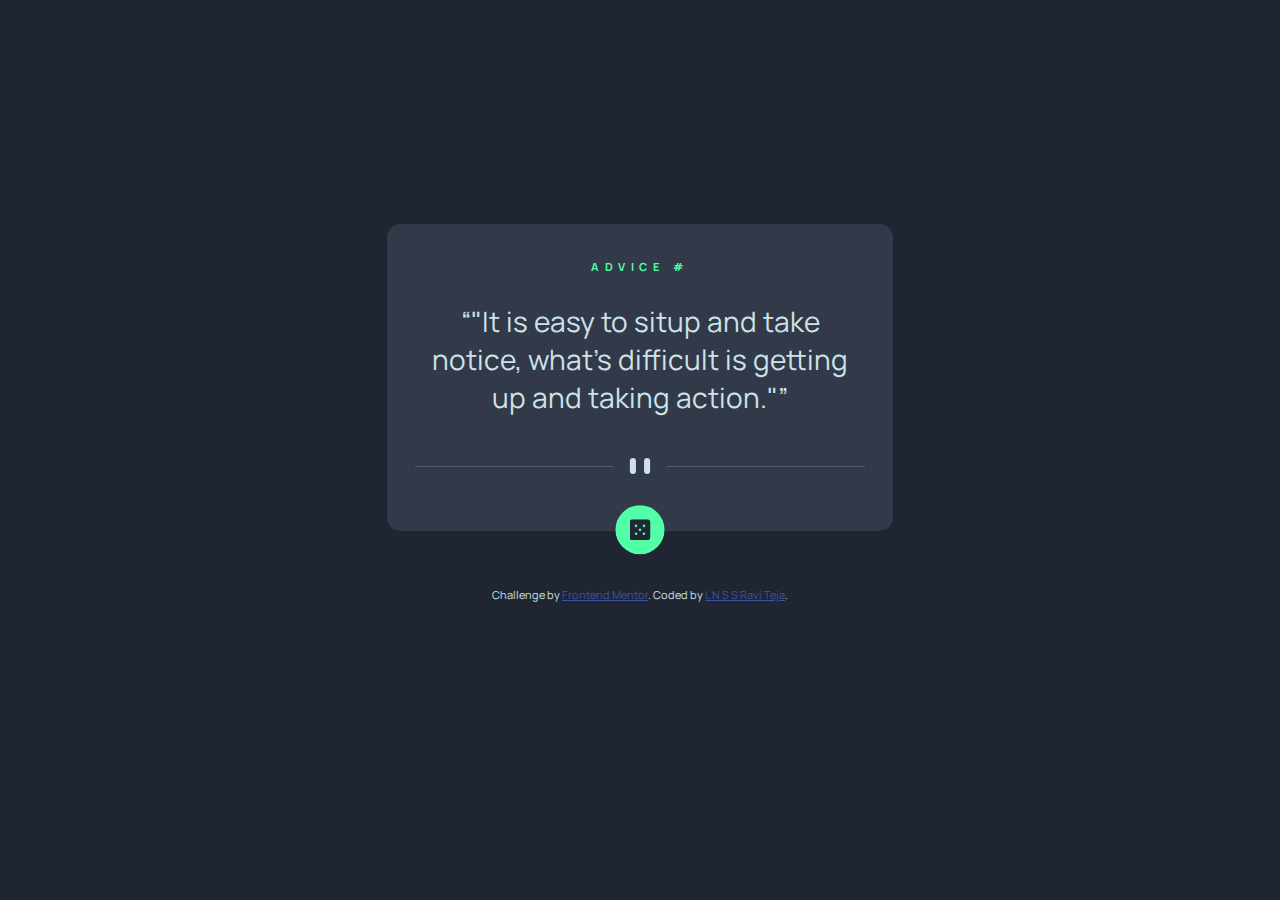
<file: advice-generator-app-main/index.html>
<!DOCTYPE html>
<html lang="en">
<head>
  <meta charset="UTF-8">
  <meta name="viewport" content="width=device-width, initial-scale=1.0"> <!-- displays site properly based on user's device -->

  <link rel="icon" type="image/png" sizes="32x32" href="./images/favicon-32x32.png">
  <link rel="stylesheet" href="https://fonts.googleapis.com/css?family=Manrope:800">
  
  <title>Frontend Mentor | Advice generator app</title>

  <!-- Feel free to remove these styles or customise in your own stylesheet 👍 -->
  <style>
    .attribution { font-size: 11px; text-align: center; margin-top: 2rem; color: var(--light-cyan);}
    .attribution a { color: hsl(228, 45%, 44%); }
    :root {
      /*### Primary*/
      --light-cyan: hsl(193, 38%, 86%);
      --neon-green: hsl(150, 100%, 66%);
      /*### Neutral*/
      --grayish-blue: hsl(217, 19%, 38%);
      --dark-grayish-blue: hsl(217, 19%, 24%);
      --dark-blue: hsl(218, 23%, 16%);
    }
    html {
      font-size: 28px;
      font-family: 'Manrope';
    }
    body {
      display: flex;
      justify-content: center;
      align-items: center;
      flex-direction: column;
      min-height: 90vh;
      background-color: var(--dark-blue);
    }
    .advice__card {
      background-color: var(--dark-grayish-blue);
      padding: 1rem 1rem 1.75rem 1rem;
      border-radius: 0.5rem;
      text-align: center;
      min-width: 300px;
      max-width: 450px;
      width: 50%;
      position: relative;
    }
    .advice__id {
      color: var(--neon-green);
      text-transform: uppercase;
      font-size: 0.4rem;
      letter-spacing: 0.2rem;
    }
    .advice {
      font-size: 1rem;
      color: var(--light-cyan);
      quotes: '\201c' '\201d'; 
    }
    .advice:before { 
      content: open-quote; 
    }
    .advice:after  { 
      content: close-quote; 
    }
    .pattern__divider {
      width: 100%;
    }
    .advice__generator {
      border: none;
      background-color: var(--neon-green);
      position: absolute;
      left: 50%;
      transform: translate(-50%, 125%);
      padding: 0;
      border-radius: 1rem;
    }
    .advice__generator:hover {
      box-shadow: 0 0 0.75rem var(--neon-green);
      cursor: pointer;
    }
    .icon__dice {
      height: 0.75rem;
      padding: 0.5rem;
      vertical-align: middle;
      display:block;
    }
    @media only screen and (max-width: 700px) {
      html {
        font-size: 21px;
      }
    }
  </style>
</head>
<body>
  <main class="advice__card">
    <h1 class="advice__id">Advice #<span id="adviceId"></span></h1><!-- Advice ID goes here -->
    <p class="advice" id="advice">"It is easy to situp and take notice, what's difficult is getting up and taking action."</p>
    <picture>
      <source srcset="./images/pattern-divider-desktop.svg" media="(max-width:695px)">
      <img src="./images/pattern-divider-desktop.svg" alt="patern-divider" class="pattern__divider">
    </picture>
    <button class="advice__generator" onclick="generateAdvice()">
      <img src="./images/icon-dice.svg" alt="icon-dice" class="icon__dice">
    </button>
  </main>
  <footer class="attribution">
    Challenge by <a href="https://www.frontendmentor.io?ref=challenge" target="_blank">Frontend Mentor</a>. 
    Coded by <a href="https://github.com/ravitejalakkoju" target="_blank">L N S S Ravi Teja</a>.
  </footer>
  <script>
    function updateAdvice(slip) {
      document.getElementById('adviceId').innerHTML = slip.id;
      document.getElementById('advice').innerHTML = slip.advice;
    }
    function generateAdvice() {
      fetch('https://api.adviceslip.com/advice')
        .then(response => response.json())
        .then(data => updateAdvice(data.slip))
        .catch(error => console.error(error));
    }
    generateAdvice();
  </script>
</body>
</html>
</file>
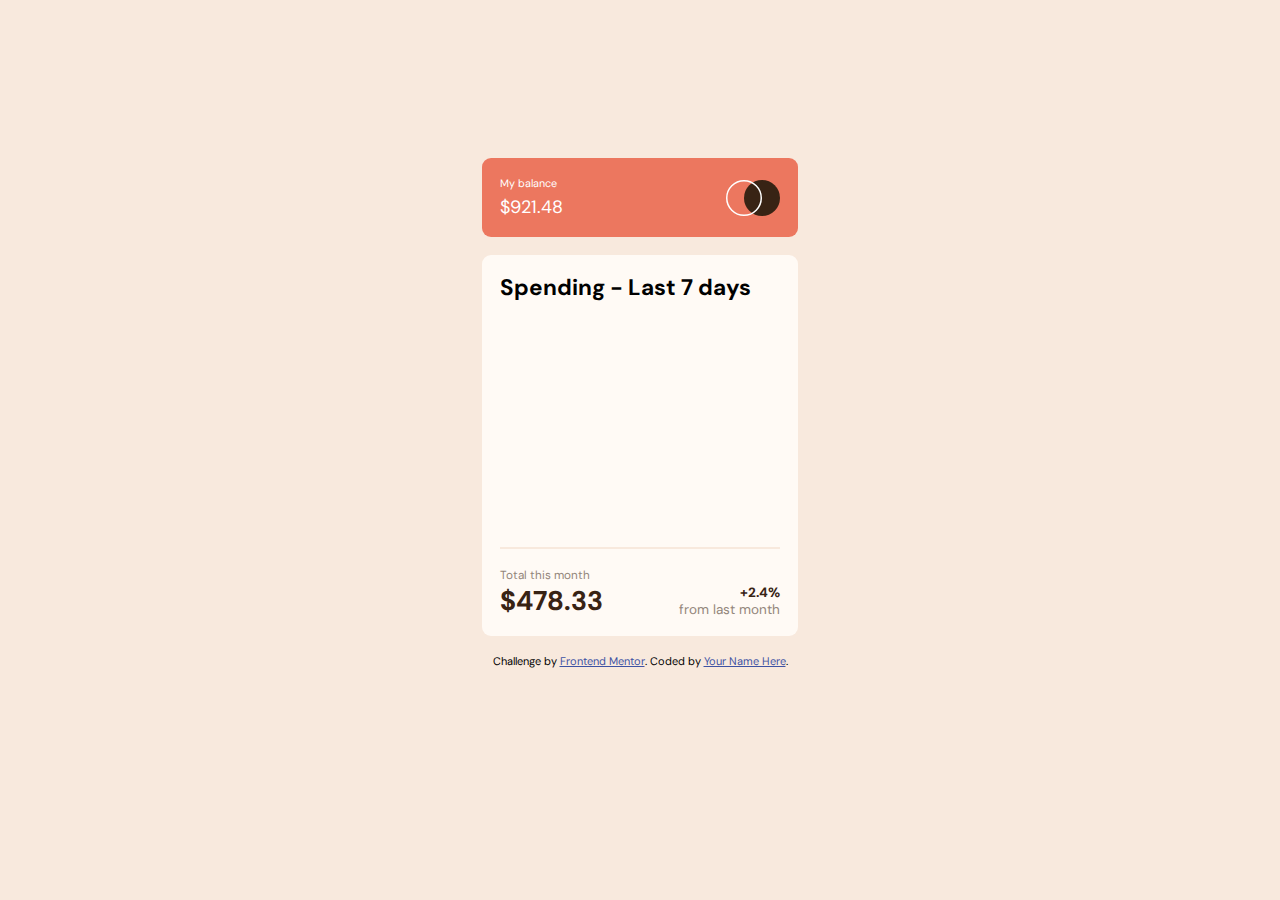
<file: expenses-chart-component-main/index.html>
<!DOCTYPE html>
<html lang="en">
<head>
  <meta charset="UTF-8">
  <meta name="viewport" content="width=device-width, initial-scale=1.0"> <!-- displays site properly based on user's device -->

  <link rel="icon" type="image/png" sizes="32x32" href="./images/favicon-32x32.png">
  <link rel="stylesheet" href="https://fonts.googleapis.com/css?family=DM+Sans:400,700">

  <title>Frontend Mentor | Expenses chart component</title>

  <!-- Feel free to remove these styles or customise in your own stylesheet 👍 -->
  <style>
    .attribution { font-size: 11px; text-align: center; }
    .attribution a { color: hsl(228, 45%, 44%); }
    :root {
      --soft-red: hsl(10, 79%, 65%);
      --cyan: hsl(186, 34%, 60%);
      --dark-brown: hsl(25, 47%, 15%);
      --medium-brown: hsl(28, 10%, 53%);
      --cream: hsl(27, 66%, 92%);
      --very-pale-orange: hsl(33, 100%, 98%);
    }
    html {
      font-size: 18px;
      font-family: 'DM Sans';
    }
    body {
      display: flex;
      justify-content: center;
      align-items: center;
      flex-direction: column;
      min-height: 90vh;
      background-color: var(--cream);
    }
    .expenses__chart {
      min-width: 300px;
      width: 25%;
    }
    .balance__card, .expense__card {
      border-radius: 0.5rem;
      display: flex;
      padding: 1rem;
      margin-bottom: 1rem;
    }
    .balance__card {
      background-color: var(--soft-red);
      justify-content: space-between;
      align-items: center;
      color: white;
    }
    .balance p {
      margin: 0;
    }
    .balance .title {
      font-size: 0.6rem;
    }
    .balance .balance__amount {
      font-weight: 400;
      margin-top: 0.25rem;
    }
    .balance__card img {
      height: 2rem;
    }
    .expense__card {
      align-items: flex-start;
      flex-direction: column;
      background-color: var(--very-pale-orange);
    }
    .expense__card .title {
      font-size: 1.25rem;
      margin: 0;
    }
    .expense__card .expense__analytics {
      margin-top: 0.5rem;
      display: flex;
      justify-content: space-between;
      align-items: flex-end;
      width: 100%;
      padding-top: 1rem;
      border-top: 2px solid var(--cream);
    }
    .expense__analytics p {
      margin: 0;
    }
    .expense__analytics > .total > .title {
      font-size: 0.65rem;
      color: var(--medium-brown);
    }
    .expense__analytics > .total > .amount {
      font-size: 1.5rem;
      font-weight: 700;
      color: var(--dark-brown);
    }
    .expense__analytics > .analytics > .percentage {
      font-size: 0.75rem;
      font-weight: 700;
      color: var(--dark-brown);
      text-align: right;
    }
    .expense__analytics > .analytics > .percentage__on {
      font-size: 0.75rem;
      color: var(--medium-brown);
    }
    .chart {
      display: table;
      table-layout: fixed;
      box-sizing: border-box;
      border-spacing: 10px;
      width: 100%;
      min-height: 200px;
      padding-left: 0;
    }
    .chart li {
      position: relative;
      display: table-cell;
      vertical-align: bottom;
      height: 200px;
    }
    .chart span {
      display: block;
      background: var(--soft-red);
      animation: draw 1s ease-in-out;
      border-radius: 0.25rem;
      position: relative;
    }
    .bg-cyan {
      background: var(--cyan) !important;
    }
    .chart span:hover, .bg-cyan:hover {
      background-image: linear-gradient(to right, hsla(255, 100%, 100%, 0.25), hsla(255, 100%, 100%, 0.25)) !important;
      cursor: pointer;
    }
    .chart span:hover::before {
      position: absolute;
      left: 0;
      right: 0;
      margin: auto;
      display: block;
      margin: 0;
      content: attr(amount);
      background-color: black;
      color: #fff;
      text-align: center;
      border-radius: 0.25rem;
      padding: 0.2rem;
      padding-right: 0.3rem;
      transform: translate(-10%, -110%);
      font-size: 0.65rem;
      white-space: nowrap;
      width: 100%;
    }
    .chart span:after {
      position: absolute;
      left: 0;
      right: 0;
      top: 100%;
      display: block;
      margin: 0;
      text-align: center;
      content: attr(title);
      color: var(--medium-brown);
      font-size: 0.6rem;
      margin-top: 0.25rem;
    }
    @keyframes draw {
      0% {
        height: 0;
      }
    }
    @media only screen and (max-width: 500px) {
      html {
        font-size: 14px;
      }
      .expenses__chart {
        width: 90%;
      }
    }
  </style>
</head>
<body>
  <main class="expenses__chart">
    <div class="balance__card">
      <div class="balance">
        <p class="title">My balance</p>
        <p class="balance__amount">$921.48</p>
      </div>
      <img src="./images/logo.svg" alt="logo">
    </div>    
    <div class="expense__card">
      <h1 class="title">Spending - Last 7 days</h1>
      <ul class="chart" id="expenseChart">
      </ul>
      <div class="expense__analytics">
        <div class="total">
          <p class="title">Total this month</p>
          <p class="amount">$478.33</p>
        </div>
        <div class="analytics">
          <p class="percentage">+2.4%</p>
          <p class="percentage__on">from last month</p>
        </div>
      </div>
    </div>
  </main>
  <footer class="attribution">
    Challenge by <a href="https://www.frontendmentor.io?ref=challenge" target="_blank">Frontend Mentor</a>. 
    Coded by <a href="#">Your Name Here</a>.
  </footer>
  <script type="module">
    import data from './data.json' assert { type: "json" };
    const calcPerc = (val) => (val / maxAmount) * 100;
    var maxAmount = Math.ceil(Math.max(...data.map(o => o.amount)) / 10) * 10; 
    const chart = document.getElementById('expenseChart');
    const day = new Date().getDay();
    const week = {
      'sun': 0,
      'mon': 1,
      'tue': 2,
      'wed': 3,
      'thu': 4,
      'fri': 5,
      'sat': 6,
    }
    data.forEach(el => {
      chart.insertAdjacentHTML('beforeend', 
        `<li>
          <span class="${week[el.day] == day ? 'bg-cyan' : ''} tooltip" 
                style="height:${calcPerc(el.amount)}%" 
                title="${el.day}"
                amount="$${el.amount}">
          </span>
        </li>`);
    });
  </script>
</body>
</html>
</file>
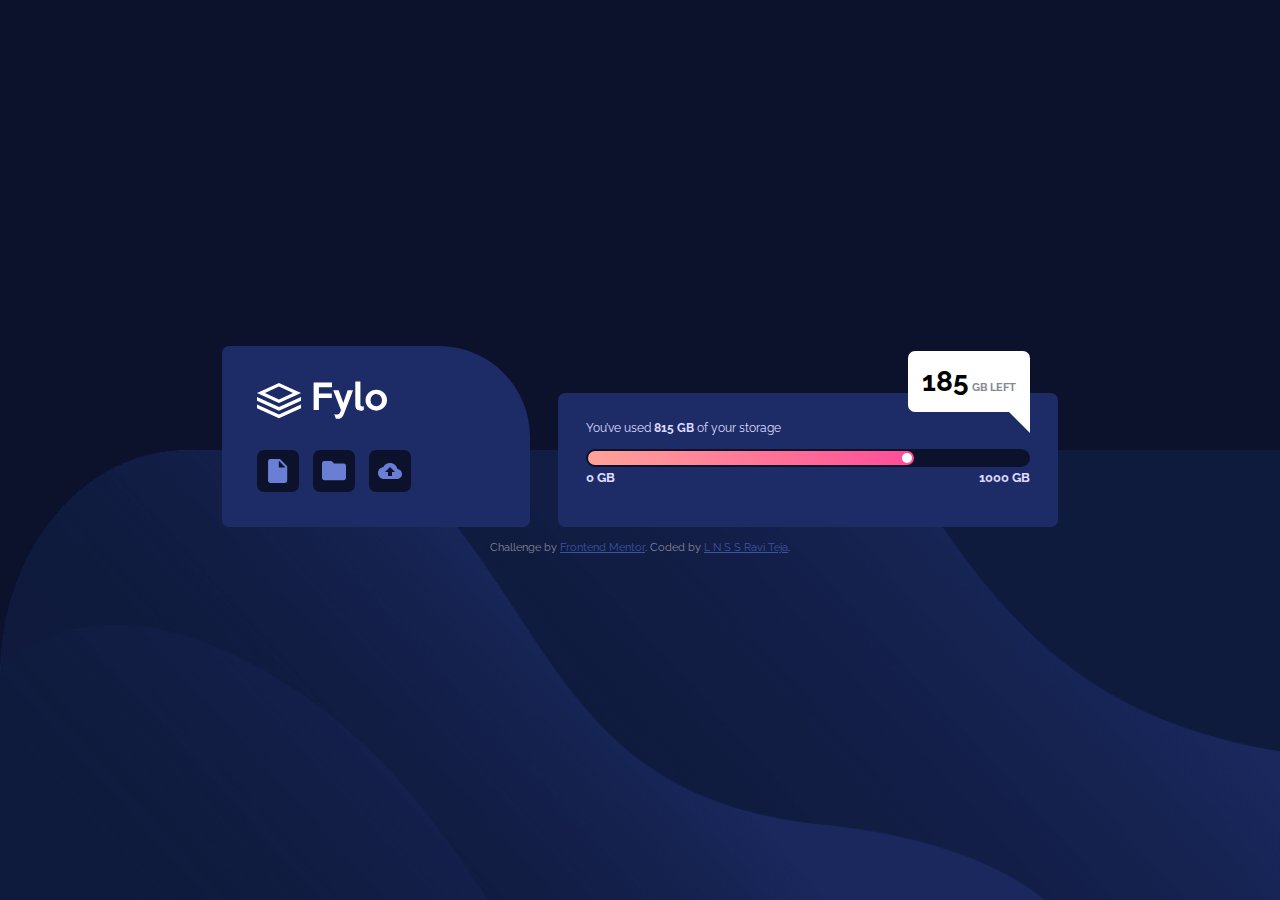
<file: fylo-data-storage-component-master/index.html>
<!DOCTYPE html>
<html lang="en">
<head>
  <meta charset="UTF-8">
  <meta name="viewport" content="width=device-width, initial-scale=1.0"> <!-- displays site properly based on user's device -->

  <link rel="icon" type="image/png" sizes="32x32" href="./images/favicon-32x32.png">
  <link rel="stylesheet" href="https://fonts.googleapis.com/css?family=Raleway:400,500,700">
  <link rel="stylesheet" type="text/css" href="./styles/style.css">
  
  <title>Frontend Mentor | Fylo data storage component</title>
</head>
<body>
  <main class="main">
    <div class="upload-component">
      <img src="./images/logo.svg" class="logo">
      <ul>
        <li>
          <button><img src="./images/icon-document.svg"></button>
        </li>
        <li>
          <button><img src="./images/icon-folder.svg"></button>
        </li>
        <li>
          <button><img src="./images/icon-upload.svg"></button>
        </li>
      </ul>
    </div>
    <div class="storage">
      <h5>You’ve used <span>815 GB</span> of your storage</h5>
      <div class="progress-bar">
        <div class="progress">
          <div class="actual-progress"></div>
        </div>
        <div class="range">
          <span>0 GB</span>
          <span>1000 GB</span>
        </div>
        <div class="tooltip">
            <span>185</span> GB LEFT
        </div>
      </div>
    </div>
    

  
  </main>
  <footer class="attribution">
    Challenge by <a href="https://www.frontendmentor.io?ref=challenge" target="_blank">Frontend Mentor</a>. 
    Coded by <a href="https://github.com/ravitejalakkoju" target="_blank">L N S S Ravi Teja</a>.
  </footer>
</body>
</html>
</file>
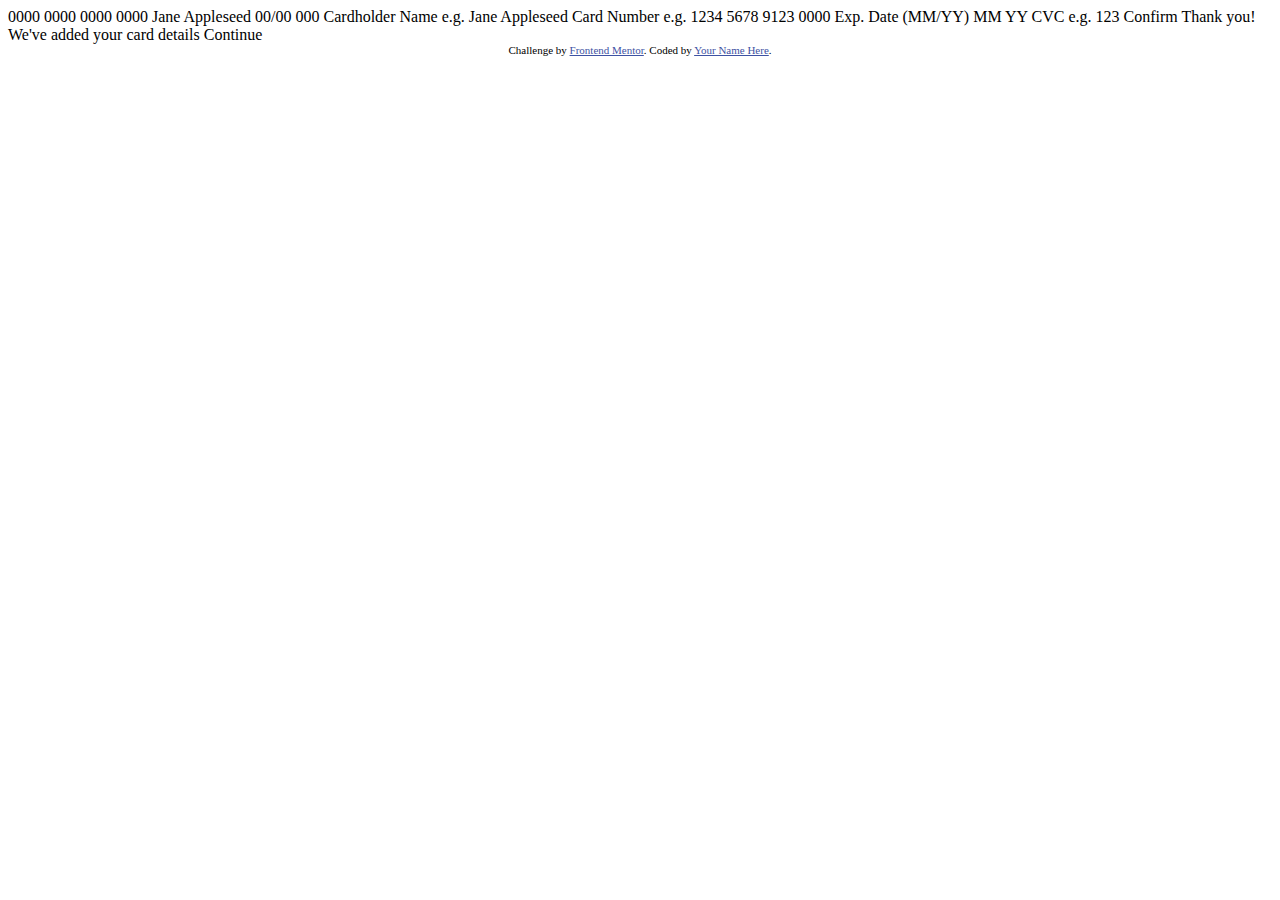
<file: interactive-card-details-form-main/index.html>
<!DOCTYPE html>
<html lang="en">
<head>
  <meta charset="UTF-8">
  <meta name="viewport" content="width=device-width, initial-scale=1.0"> <!-- displays site properly based on user's device -->

  <link rel="icon" type="image/png" sizes="32x32" href="./images/favicon-32x32.png">
  
  <title>Frontend Mentor | Interactive card details form</title>

  <!-- Feel free to remove these styles or customise in your own stylesheet 👍 -->
  <style>
    .attribution { font-size: 11px; text-align: center; }
    .attribution a { color: hsl(228, 45%, 44%); }
  </style>
</head>
<body>

  0000 0000 0000 0000
  Jane Appleseed
  00/00

  000

  Cardholder Name
  e.g. Jane Appleseed

  Card Number
  e.g. 1234 5678 9123 0000

  Exp. Date (MM/YY)
  MM
  YY

  CVC
  e.g. 123

  Confirm

  <!-- Completed state start -->

  Thank you!
  We've added your card details
  Continue
  
  <div class="attribution">
    Challenge by <a href="https://www.frontendmentor.io?ref=challenge" target="_blank">Frontend Mentor</a>. 
    Coded by <a href="#">Your Name Here</a>.
  </div>
</body>
</html>
</file>
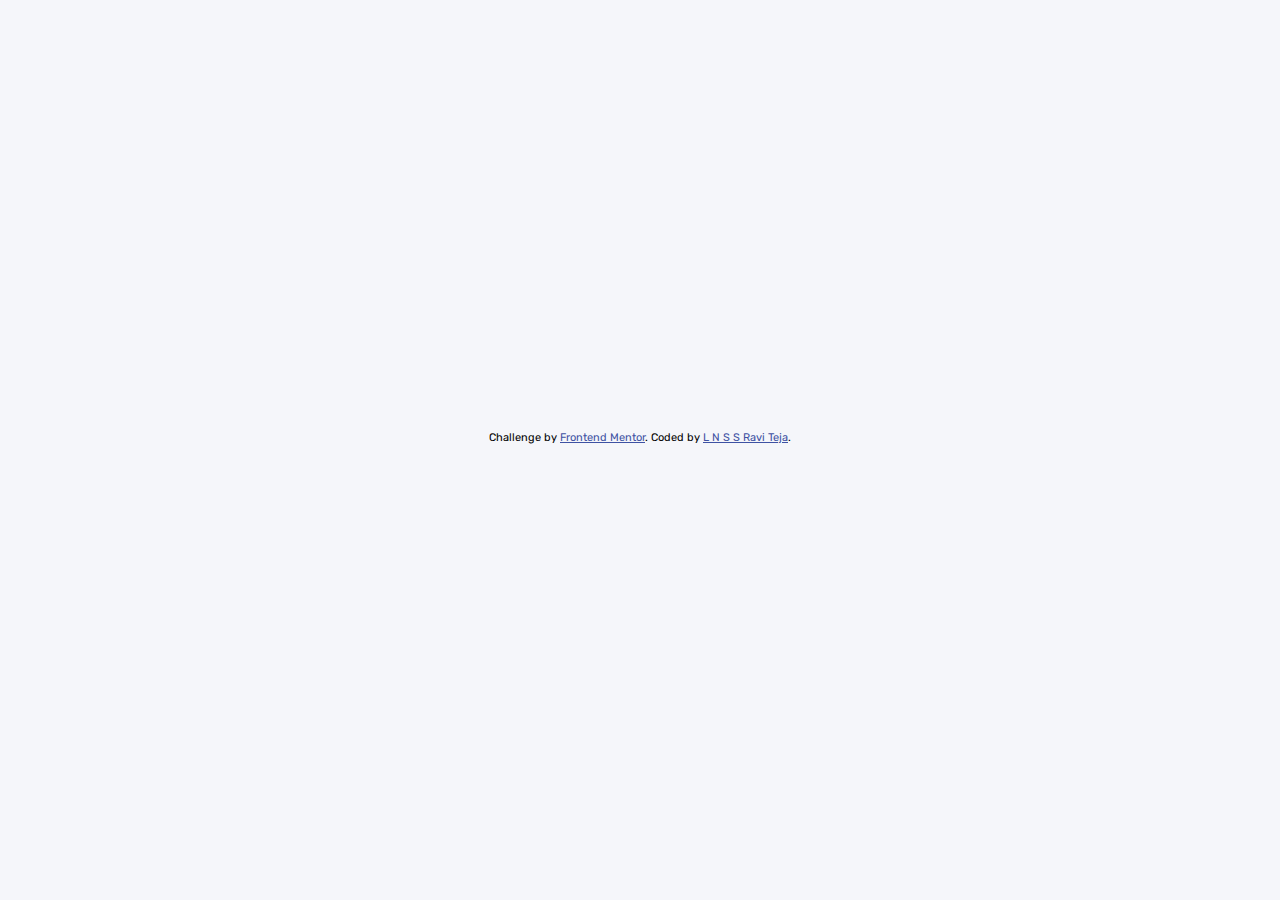
<file: interactive-comments-section-main/index.html>
<!DOCTYPE html>
<html lang="en">
<head>
  <meta charset="UTF-8">
  <meta name="viewport" content="width=device-width, initial-scale=1.0"> <!---displays site properly based on user's device -->

  <link rel="icon" type="image/png" sizes="32x32" href="./images/favicon-32x32.png">
  <link rel="stylesheet" href="https://fonts.googleapis.com/css?family=Rubik:400,500,700">
  <link rel="stylesheet" type="text/css" href="./style.css">
  
  <title>Frontend Mentor | Interactive comments section</title>
</head>
<body>

  <!---Pull dynamic content from the data.json file -->
  <main id="main">
    <ul class="comments-list" id="commentList"></ul>
  </main>

  
 
  <footer class="attribution">
    Challenge by <a href="https://www.frontendmentor.io?ref=challenge" target="_blank">Frontend Mentor</a>. 
    Coded by <a href="https://github.com/ravitejalakkoju" target="_blank">L N S S Ravi Teja</a>.
  </footer>
  
  <script type="text/javascript" src="./script.js"></script>
  <script type="module">
    import data from './data.json' assert { type: "json" };
    loadData(data);
  </script>
</body>
</html>
</file>
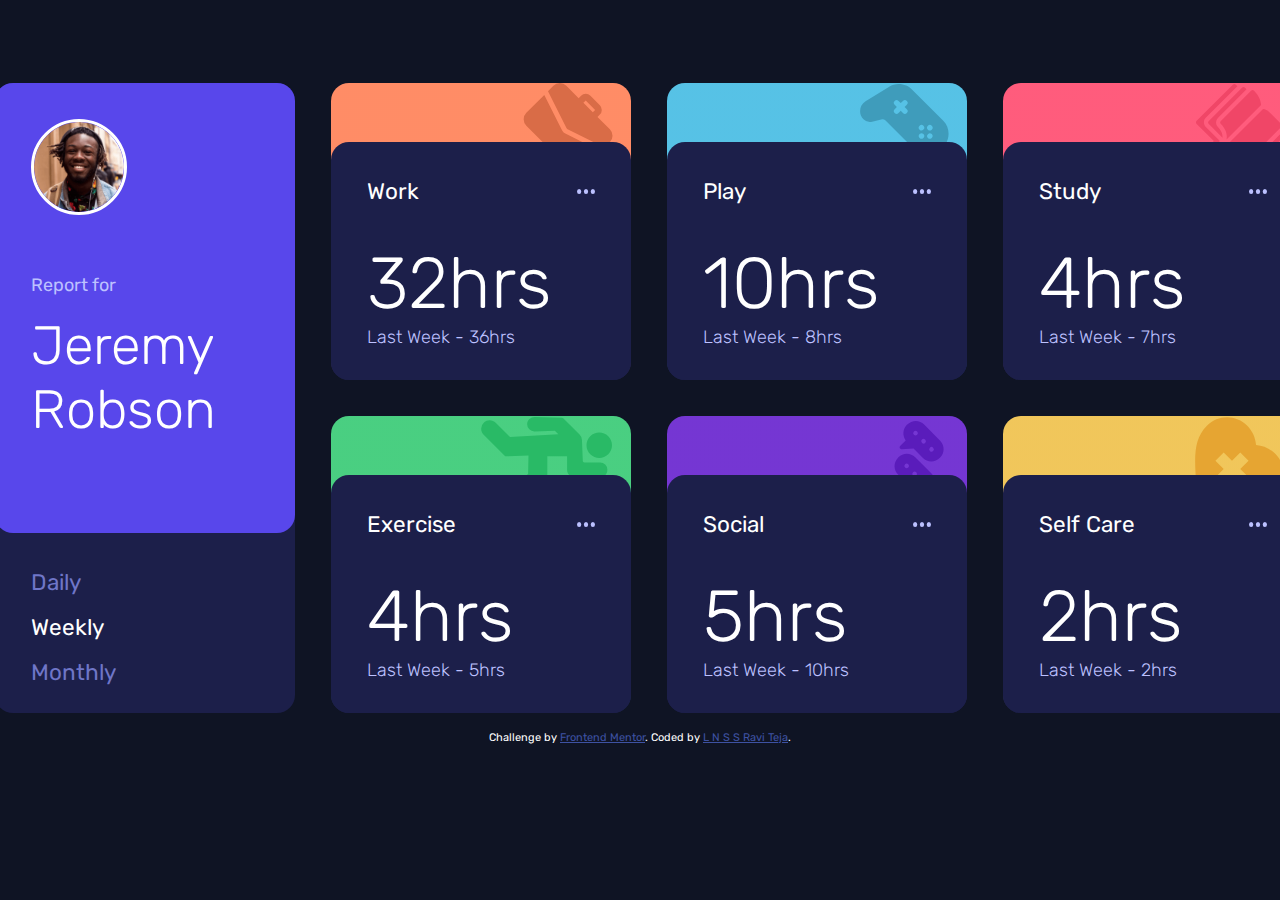
<file: time-tracking-dashboard-main/index.html>
<!DOCTYPE html>
<html lang="en">
<head>
  <meta charset="UTF-8">
  <meta name="viewport" content="width=device-width, initial-scale=1.0"> <!-- displays site properly based on user's device -->

  <link rel="icon" type="image/png" sizes="32x32" href="./images/favicon-32x32.png">
  <link rel="stylesheet" href="https://fonts.googleapis.com/css?family=Rubik:300,400,500">
  
  <title>Frontend Mentor | Time tracking dashboard</title>

  <!-- Feel free to remove these styles or customise in your own stylesheet 👍 -->
  <style>
    .attribution { font-size: 11px; text-align: center; color: white; margin-top: 1rem;}
    .attribution a { color: hsl(228, 45%, 44%); }
    :root {
      /*### Primary*/

      --blue: hsl(246, 80%, 60%);

      --work: hsl(15, 100%, 70%);
      --play: hsl(195, 74%, 62%);
      --study: hsl(348, 100%, 68%);
      --exercise: hsl(145, 58%, 55%);
      --social: hsl(264, 64%, 52%);
      --self-care: hsl(43, 84%, 65%);

      /*### Neutral*/

      --very-dark-blue: hsl(226, 43%, 10%);
      --dark-blue: hsl(235, 46%, 20%);
      --desaturated-blue: hsl(235, 45%, 61%);
      --pale-blue: hsl(236, 100%, 87%);
    }
    html {
      font-size: 18px;
      font-family: 'Rubik';
      background-color: var(--very-dark-blue);
    }
    body {
      display: flex;
      justify-content: center;
      align-items: center;
      flex-direction: column;
      min-height: 90vh;
    }
    main {
      display: grid;
      grid-template-areas: 
        'profile time__tracker__list'
        'profile time__tracker__list'
        'a time__tracker__list';
      grid-gap: 1rem;
      height: 70vh;
    }
    .profile {
      grid-area: profile;
      width: 300px;
      background-color: var(--dark-blue);
      border-radius: 1rem;
      height: inherit;
      margin: 0 1rem;
    }
    .profile > .picture {
      background-color: var(--blue);
      padding: 2rem;
      border-radius: inherit;
      height: 60%;
    }
    .profile > .picture > img {
      height: 5rem;
      border: 3px solid white;
      border-radius: 4rem;
    }
    .profile > .picture > div > p {
      color: var(--pale-blue);
      margin-top: 3rem  ;
    }
    .profile > .picture > div > h1 {
      margin: 0;
      color: white;
      font-weight: 300;
      font-size: 3rem;
    }
    .profile > .time {
      list-style: none;
      padding: 2rem;
      margin: 0;
      color: var(--desaturated-blue);
    }
    .profile > .time > li {
      margin-bottom: 1rem;
      font-size: 1.25rem;
      cursor: pointer;
    }
    .time__tracker__list {
      grid-area: time__tracker__list;
      display: grid;
      grid-template-columns: 1fr 1fr 1fr;
      grid-template-areas: 'work play study' 'exercise social selfcare';
      grid-gap: 2rem;
      height: inherit;
    }
    .work {
      grid-area: work;
    }
    .play {
      grid-area: play;
    }
    .study {
      grid-area: study;
    }
    .exercise {
      grid-area: exercise;
    }
    .social {
      grid-area: social;
    }
    .selfcare {
      grid-area: selfcare;
    }
    .time__tracker__item {
      background-color: var(--dark-blue);
      border-radius: 1rem;
      position: relative;
      width: 300px;
    }
    .time__tracker__item > img {
      float: right;
      margin-right: 1rem;
      height: 5rem;
    }
    .details {
      border-radius: inherit;
      position: absolute;
      bottom: 0;
      height: 80%;
      width: 100%;
      background-color: var(--dark-blue);
      padding: 2rem;
      box-sizing: border-box;
    }
    .details:hover {
      background: linear-gradient(to right, hsla(0, 0%, 100%, 0.2), hsla(0, 0%, 100%, 0.2)), var(--dark-blue);
      cursor: pointer;
    }
    .details > .title {
      display: flex;
      justify-content: space-between;
      align-items: center;
      font-size: 1.25rem;
      color: white;
    }
    .details > .title > img {
      width: 1rem;
    }
    .details > .time {
      margin-top: 2rem;
    }
    .details > .time > .curr__time {
      font-size: 4rem;
      color: white;
      font-weight: 300;
      margin: 0;
    }
    .details > .time > .last__time {
      font-size: 1rem;
      font-weight: 300;
      margin: 0;
      color: var(--pale-blue);
    }
    .active {
      color: white;
    }
    @media only screen and (max-width: 600px) {
      main {
        margin: 3rem 0;
        grid-template-areas: 
          'profile'
          'time__tracker__list';
        grid-gap: 1rem;
        width: 90%;
        height: fit-content;
      } 
      .profile {
        width: 100%;
        margin: 0;
      }
      .profile > .picture {
        border-radius: inherit;
        display: flex;
        justify-content: center;
        align-items: center;
      }
      .profile > .picture > img {
        height: 4rem;
        border-radius: 4rem;
      }
      .profile > .picture > div {
        margin-left: 1rem;
      }
      .profile > .picture > div > p {
        margin: 0.25rem 0;
      }
      .profile > .picture > div > h1 {
        font-size: 1.25rem;
      }
      .profile > .time {
        list-style: none;
        display: flex;
        justify-content: space-between;
        padding: 1.5rem 2rem;
        margin: 0;
        color: var(--desaturated-blue);
      }
      .profile > .time > li {
        margin-bottom: 0;
        font-size: 1.25rem;
        cursor: pointer;
      }
      .time__tracker__list {
        display: grid;
        grid-template-columns: 1fr;
        grid-template-areas: 'work' 'play' 'study' 'exercise' 'social' 'selfcare';
        height: inherit;
      }
      .time__tracker__item {
        width: 100%;
        height: 175px;
      } 
      .details > .title {
        font-size: 1rem;
      }
      .details > .time {
        display: flex;
        justify-content: space-between;
        align-items: center;
        margin-top: 0.5rem;
      }
      .details > .time > .curr__time {
        font-size: 2rem;
      }
    }
  </style>
</head>
<body>
  <main>
    <div class="profile">
      <div class="picture">
        <img src="./images/image-jeremy.png">
        <div>
          <p>Report for</p>
          <h1>Jeremy Robson</h1>
        </div>
      </div>
      <ul class="time">
        <li id="daily">Daily</li>
        <li id="weekly">Weekly</li>
        <li id="monthly">Monthly</li>
      </ul>
    </div>
    <div class="time__tracker__list" id="timeTrackerList"></div>
  </main>
  <footer class="attribution">
    Challenge by <a href="https://www.frontendmentor.io?ref=challenge" target="_blank">Frontend Mentor</a>. 
    Coded by <a href="https://github.com/ravitejalakkoju" target="_blank">L N S S Ravi Teja</a>.  
  </footer>
  <script type="module">
    // import data from './data.json' assert { type: "json" };
    const timeTrackerList = document.getElementById('timeTrackerList');
    const data = [
  {
    "title": "Work",
    "timeframes": {
      "daily": {
        "current": 5,
        "previous": 7
      },
      "weekly": {
        "current": 32,
        "previous": 36
      },
      "monthly": {
        "current": 103,
        "previous": 128
      }
    }
  },
  {
    "title": "Play",
    "timeframes": {
      "daily": {
        "current": 1,
        "previous": 2
      },
      "weekly": {
        "current": 10,
        "previous": 8
      },
      "monthly": {
        "current": 23,
        "previous": 29
      }
    }
  },
  {
    "title": "Study",
    "timeframes": {
      "daily": {
        "current": 0,
        "previous": 1
      },
      "weekly": {
        "current": 4,
        "previous": 7
      },
      "monthly": {
        "current": 13,
        "previous": 19
      }
    }
  },
  {
    "title": "Exercise",
    "timeframes": {
      "daily": {
        "current": 1,
        "previous": 1
      },
      "weekly": {
        "current": 4,
        "previous": 5
      },
      "monthly": {
        "current": 11,
        "previous": 18
      }
    }
  },
  {
    "title": "Social",
    "timeframes": {
      "daily": {
        "current": 1,
        "previous": 3
      },
      "weekly": {
        "current": 5,
        "previous": 10
      },
      "monthly": {
        "current": 21,
        "previous": 23
      }
    }
  },
  {
    "title": "Self Care",
    "timeframes": {
      "daily": {
        "current": 0,
        "previous": 1
      },
      "weekly": {
        "current": 2,
        "previous": 2
      },
      "monthly": {
        "current": 7,
        "previous": 11
      }
    }
  }
];
    document.getElementById('daily').addEventListener('click', () => {
      toggleTime('daily');
      buildTracker('daily');  
    });
    document.getElementById('weekly').addEventListener('click', () => {
      toggleTime('weekly');
      buildTracker('weekly');  
    });
    document.getElementById('monthly').addEventListener('click', () => {
      toggleTime('monthly');
      buildTracker('monthly');  
    });
    function toggleTime(toggleTimeFor) {
      Object.keys(timeFor).forEach(type => {
        const typeClass = document.getElementById(toggleTimeFor).classList;
        if(type == toggleTimeFor) {
          document.getElementById(toggleTimeFor).classList.add('active');
        }
        else {
          document.getElementById(type).classList.remove('active');
        }
      });
    }
    const timeFor = {
      daily: 'Day',
      weekly: 'Week',
      monthly: 'Month',
    }
    toggleTime('weekly');
    buildTracker('weekly');
    function buildTracker(trackTimeFor) {
      timeTrackerList.innerHTML = '';
      data.forEach(el => {
        timeTrackerList.insertAdjacentHTML('beforeend', 
          `<div class="time__tracker__item ${el.title.toLowerCase()}"
              style="background: linear-gradient(to bottom, var(--${el.title.toLowerCase().replace(' ','-')}), var(--${el.title.toLowerCase().replace(' ','-')}), var(--dark-blue));">
              <img src="./images/icon-${el.title.toLowerCase().replace(' ','-')}.svg" alt="icon-${el.title.toLowerCase()}">
              <div class="details">
                <div class="title">
                  <span>${el.title}
                  </span>
                  <img src="./images/icon-ellipsis.svg" alt="icon-ellipsis">
                </div>
                <div class="time">
                  <p class="curr__time">${el.timeframes[trackTimeFor].current}hrs</p> 
                <p class="last__time">Last ${timeFor[trackTimeFor]} - ${el.timeframes[trackTimeFor].previous}hrs</p>
                </div> 
              </div>
          </div>`);
      });
    }
  </script>
</body>
</html>
</file>
<file: fylo-data-storage-component-master/styles/style.css>
/*## Colors*/
/*### Primary*/
/*### Neutral*/
* {
  font-family: Raleway;
}

html {
  font-size: 14px;
  font-weight: 400;
  background: url("./../images/bg-desktop.png"), hsl(229deg, 57%, 11%);
  background-repeat: no-repeat;
  background-position: bottom;
  background-size: 100% 50%;
  margin: 0;
  padding: 0;
  height: 100%;
}
@media (max-width: 850px) {
  html {
    background: url("./../images/bg-mobile.png");
    background-size: cover;
    background-repeat: no-repeat;
  }
}

body {
  display: flex;
  justify-content: center;
  align-items: center;
  flex-direction: column;
  color: hsl(229deg, 7%, 55%);
  height: 100%;
  padding: 0;
  margin: 0;
}

main {
  display: flex;
  justify-content: center;
  align-items: end;
  gap: 2rem;
}
@media (max-width: 850px) {
  main {
    flex-direction: column;
    align-items: center;
  }
}
main .upload-component {
  background: hsl(228deg, 56%, 26%);
  padding: 2.5rem;
  border-radius: 0.5rem 6.5rem 0.5rem 0.5rem;
  min-width: 17rem;
}
main .upload-component .logo {
  margin-bottom: 2rem;
  height: 2.75rem;
}
main .upload-component ul {
  list-style: none;
  display: flex;
  gap: 1rem;
  margin: 0;
  padding: 0;
}
main .upload-component ul li button {
  height: 3rem;
  width: 3rem;
  display: flex;
  justify-content: center;
  align-items: center;
  border: 0;
  border-radius: 0.5rem;
  background-color: hsl(229deg, 57%, 11%);
}
main .upload-component ul li button:hover {
  cursor: pointer;
}
main .storage {
  background-color: hsl(228deg, 56%, 26%);
  border-radius: 0.5rem;
  padding: 2rem 2rem 3rem 2rem;
  font-size: 1rem;
  color: hsl(243deg, 100%, 93%);
  width: 100%;
  box-sizing: border-box;
  min-width: 500px;
  position: relative;
}
@media (max-width: 850px) {
  main .storage {
    min-width: 200px;
    width: 100%;
  }
}
main .storage h5 {
  margin: 0;
  font-weight: 400;
}
main .storage h5 span {
  font-weight: 700;
}
main .storage .progress {
  background-color: hsl(229deg, 57%, 11%);
  padding: 2px;
  border-radius: 1rem;
  margin: 1rem 0 0.25rem 0;
}
main .storage .progress .actual-progress {
  height: 1rem;
  width: 74%;
  background: linear-gradient(to right, hsl(6deg, 100%, 80%), hsl(335deg, 100%, 65%));
  border-radius: 1rem;
  position: relative;
}
main .storage .progress .actual-progress::after {
  content: "";
  height: 0.7rem;
  width: 0.7rem;
  background-color: white;
  border-radius: 50%;
  position: absolute;
  right: 0;
  margin: 0.15rem 0.15rem;
  display: inline-block;
}
main .storage .range {
  display: flex;
  justify-content: space-between;
  font-weight: 700;
  font-size: 0.9rem;
}
main .storage .tooltip {
  position: absolute;
  right: 0;
  top: 0;
  padding: 1rem;
  border-radius: 0.5rem;
  background-color: white;
  color: black;
  font-size: 0.75rem;
  font-weight: 700;
  color: hsl(229deg, 7%, 55%);
  margin-top: -3rem;
  margin-right: 2rem;
}
main .storage .tooltip::after {
  content: "";
  display: inline-block;
  position: absolute;
  bottom: 0;
  right: 0;
  margin-bottom: -1.5rem;
  border-right: 2rem solid white;
  border-bottom: 2rem solid transparent;
}
@media (max-width: 850px) {
  main .storage .tooltip {
    top: auto;
    right: auto;
    left: 30%;
    bottom: 0;
    margin-bottom: -2rem;
  }
  main .storage .tooltip::after {
    display: none;
  }
}
main .storage .tooltip span {
  font-size: 2rem;
  color: black;
}

.attribution {
  font-size: 11px;
  text-align: center;
  margin-top: 1rem;
}
@media (max-width: 850px) {
  .attribution {
    margin-top: 3rem;
  }
}

.attribution a {
  color: hsl(228deg, 45%, 44%);
}

/*# sourceMappingURL=style.css.map */
</file>
<file: interactive-comments-section-main/style.css>
.attribution { font-size: 11px; text-align: center; margin-top: 1rem}
.attribution a { color: hsl(228, 45%, 44%); }
:root {
/*      ### Primary*/
  
  --moderate-blue: hsl(238, 40%, 52%);
  --soft-red: hsl(358, 79%, 66%);
  --light-grayishblue: hsl(239, 57%, 85%);
  --pale-red: hsl(357, 100%, 86%);

/*      ### Neutral*/

  --dark-blue: hsl(212, 24%, 26%);
  --grayish-blue: hsl(211, 10%, 45%);
  --light-gray: hsl(223, 19%, 93%);
  --very-light-gray: hsl(228, 33%, 97%);
  --white: hsl(0, 0%, 100%);
}
html, button {
  font-size: 16px;
  font-family: Rubik;
}
body {
  min-height: 90vh;
  display: flex;
  justify-content: center;
  align-items: center;
  flex-direction: column;
  background-color: var(--very-light-gray);
  padding: 1rem;
}
main {
  max-width: 750px;
}
button:hover {
  cursor: pointer;
}
.comments-list {
  padding: 0;
  margin: 0;
  list-style: none;
  width: fit-content;
}
.comments-list--inner {
  padding: 0;
  margin: 0;
  list-style: none;
  padding-left: 2.75rem;
  margin: 1.25rem 0 1.25rem 2.75rem;
  border-left: 2px solid var(--light-gray);
}
.comments-list__item {
  margin-top: 1rem;
}
.comment__item {
  display: flex;    
  justify-content: flex-start;
  align-items: start;
  background-color: var(--white);
  padding: 1.5rem;
  border-radius: 0.5rem;
  position: relative;
}
.acknowledgements {
  padding: 0.75rem 0.5rem;
  background-color: var(--very-light-gray);
  border-radius: 0.5rem;
  font-weight: 700;
  color: var(--moderate-blue);
  list-style: none;
}
.icon {
  background: transparent;
  border: 0;
  display: flex;
  align-items: center;
}
.icon:hover {
  cursor: pointer;
}
.acknowledgements__count{
  margin: 0.5rem 0;
  text-align: center;
}
.comment {
  margin-left: 1.5rem;
  width: 100%;
}
.comment__header{
  display: flex;
  align-items: center;
}
.comment__header .profile-picture {
  height: 2rem;
}
.user-details {
  display: flex;
  justify-content: start;
  align-items: center;
}
.user-details img {
  height: 2rem;
}
.user-details span {
  margin-left: 0.75rem;
}
.user-details .user-tag {
  font-size: 0.8rem;
  font-weight: 500;
  color: white;
  background-color: var(--moderate-blue);
  padding: 0.15rem 0.35rem;
  border-radius: 0.15rem;
  vertical-align: middle;
}
.user-details .profile-name {
  font-weight: 700;
  text-transform: lowercase;
}
.user-details .comment__time, .comment__message {
  color: var(--grayish-blue);
}
.comment-actions {
  display: flex;
  position: absolute;
  right: 0;
  margin: 1.5rem;
}
.action-btn { 
  font-weight: 700;
  background-color: transparent;
  border: none;
  display: flex;
  align-items: center;
}
.action-btn__reply, .action-btn__edit {
  color: var(--moderate-blue);
}
.action-btn__delete {
  color: var(--soft-red);
}
.icon-reply, .icon-delete, .icon-edit {
  margin-right: 0.5rem;
}
.add-comment {
  margin-top: 1rem      ;
  background-color: var(--white);
  padding: 1.5rem;
  border-radius: 0.5rem;
  display: flex;
  justify-content: space-between;
  align-items: start;
}
.add-comment > .profile-picture {
  height: 2.5rem;
}
.add-comment__box {
  padding: 1rem;
  font-family: Rubik;
  border: 1px solid var(--light-gray);
  width: 100%;
  height: 4rem;
  margin: 0 1rem;
  border-radius: 0.5rem;
  font-size: 1rem;
}
.add-comment__box:focus {
  outline: 1px solid var(--dark-blue);;
}
.send__btn {
  background-color: var(--moderate-blue);
  color: white;
  text-transform: uppercase;
  font-weight: 500;
  padding: 0.75rem 1.75rem;
  border: none;
  border-radius: 0.5rem;
}
.dark-bg {
  position: fixed;
  left: 0; 
  top: 0; 
  display: flex;
  justify-content: center;
  align-items: center;
  min-height: 100vh;
  min-width: 100vw;
  background-color: hsla(0, 100%, 0%, 0.4);
}
.delete-modal {
  max-width: 325px;
  background-color: white;
  padding: 2.5rem 2rem;
  border-radius: 0.5rem;
}
.delete-modal > h1 {
  font-size: 1.5rem;
  font-weight: 500;
  color: var(--dark-blue);
  margin: 0;
}
.delete-modal > p {
  line-height: 1.25rem;
  color: var(--grayish-blue);
}
.delete-modal .actions {
  display: flex;
}
.delete-modal > .actions > .cancel-btn {
  margin-right: 0.25rem;
}
.delete-modal .actions > button {
  padding: 0.75rem;
  border-radius: 0.5rem;
  border: none;
  text-transform: uppercase;
  font-size: 1rem;
  font-weight: 500;
  color: white;
  flex-grow: 1;
}
.delete-btn {
  background-color: var(--soft-red);
}
.cancel-btn {
  background-color: var(--grayish-blue);
}
.d-none {
  display: none;
}
@media only screen and (max-width: 500px) {
  html {
    font-size: 15px;
  }
  .comments-list--inner {
    padding-left: 1.25rem;
    margin: 0.75rem 0 0.75rem 0;
    border-left: 2px solid var(--light-gray);
  }
  .comment__item {
    position: relative;
    flex-direction: column-reverse;
    padding: 1rem;
  }
  .acknowledgements {
    display: flex;
    justify-content: center;
    align-items: center;
  }
  .acknowledgements > li {
    display: flex;
    align-items: center;
  }
  .acknowledgements__count {
    margin: 0 1rem;
  }
  .comment {
    margin-left: 0;
  }
  .comment-actions {
    position: absolute;
    bottom: 0;
    right: 0;
    margin: 1.75rem 1rem;
  }
  .add-comment{
    flex-direction: column-reverse;
    position: relative;
  }
  .add-comment > .profile-picture {
    height: 2.5rem;
    margin-top: 1.5rem;
  }
  .add-comment__box {
    width: 90%;
    margin: 0;
  }
  .send__btn {
    position: absolute;
    right: 0;
    margin-right: 1.5rem;
  }
  .delete-modal {
    margin: 1.5rem;
  }
}
</file>
